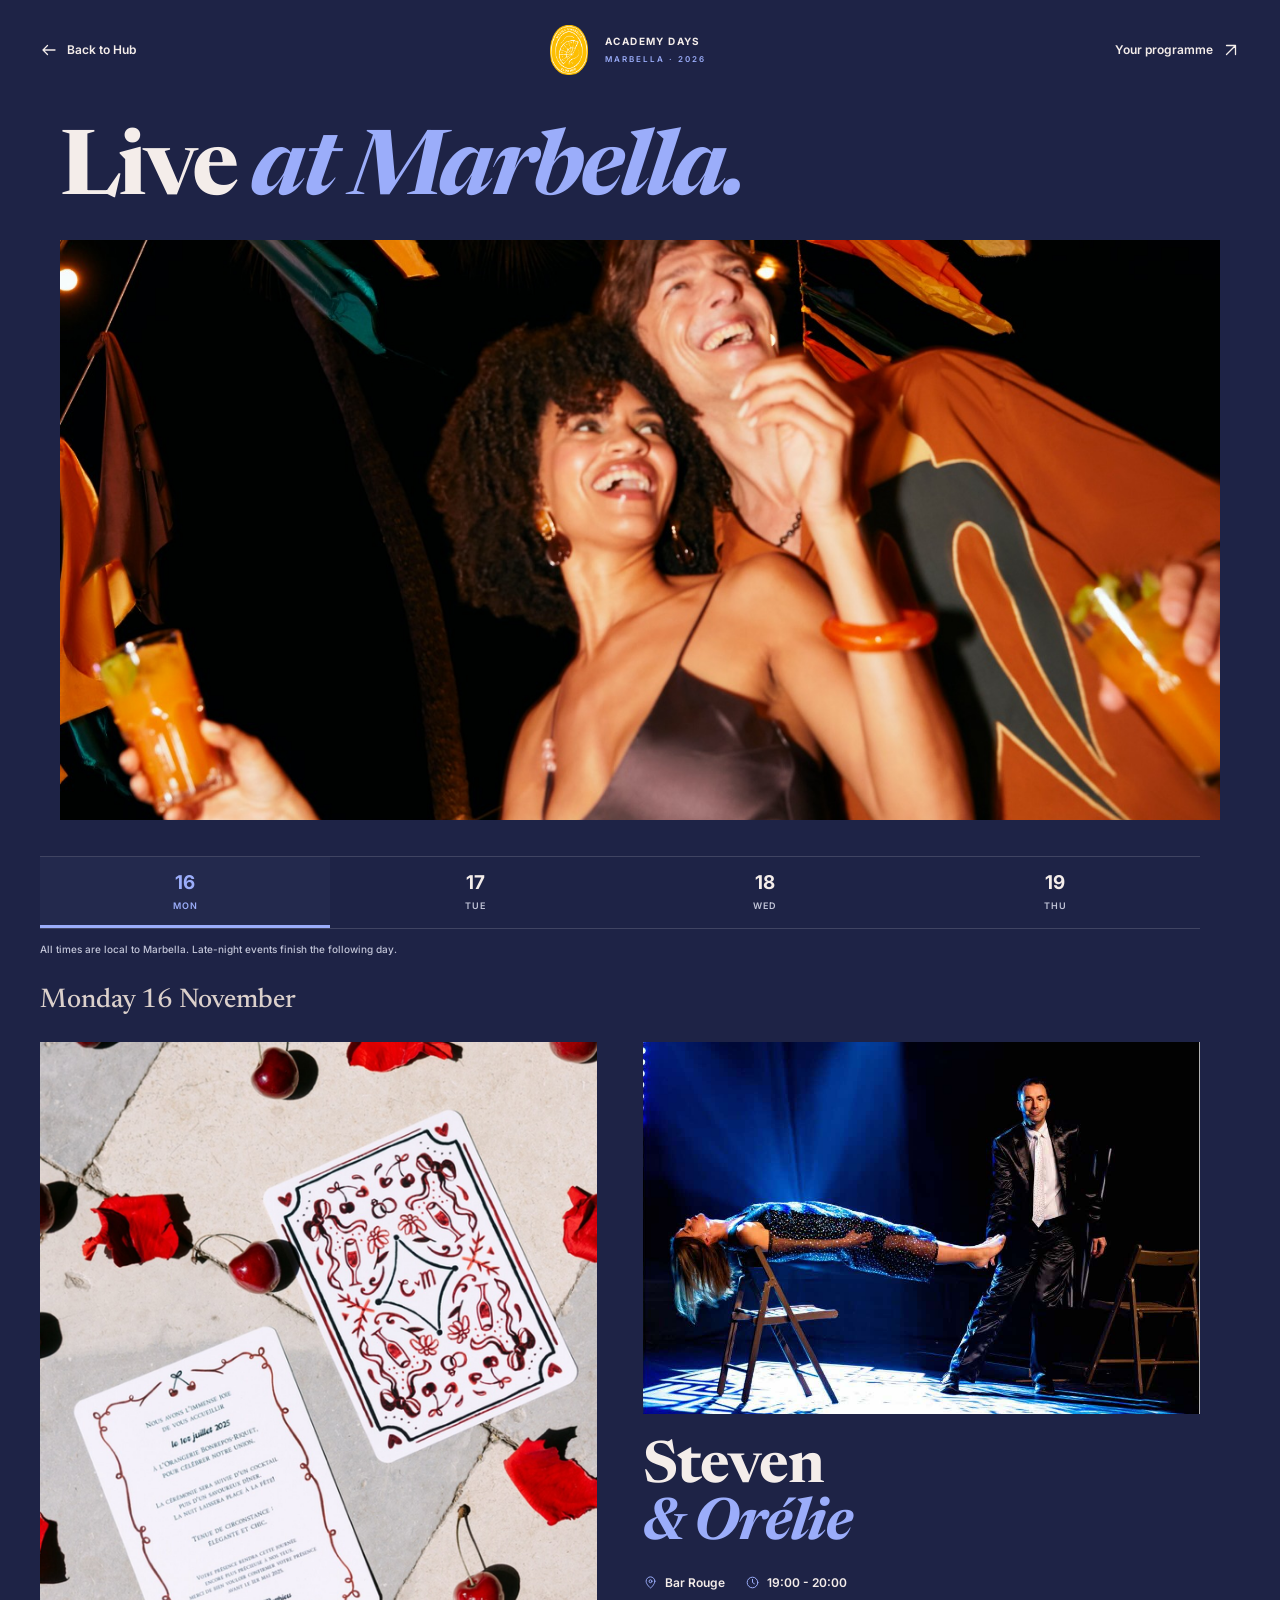
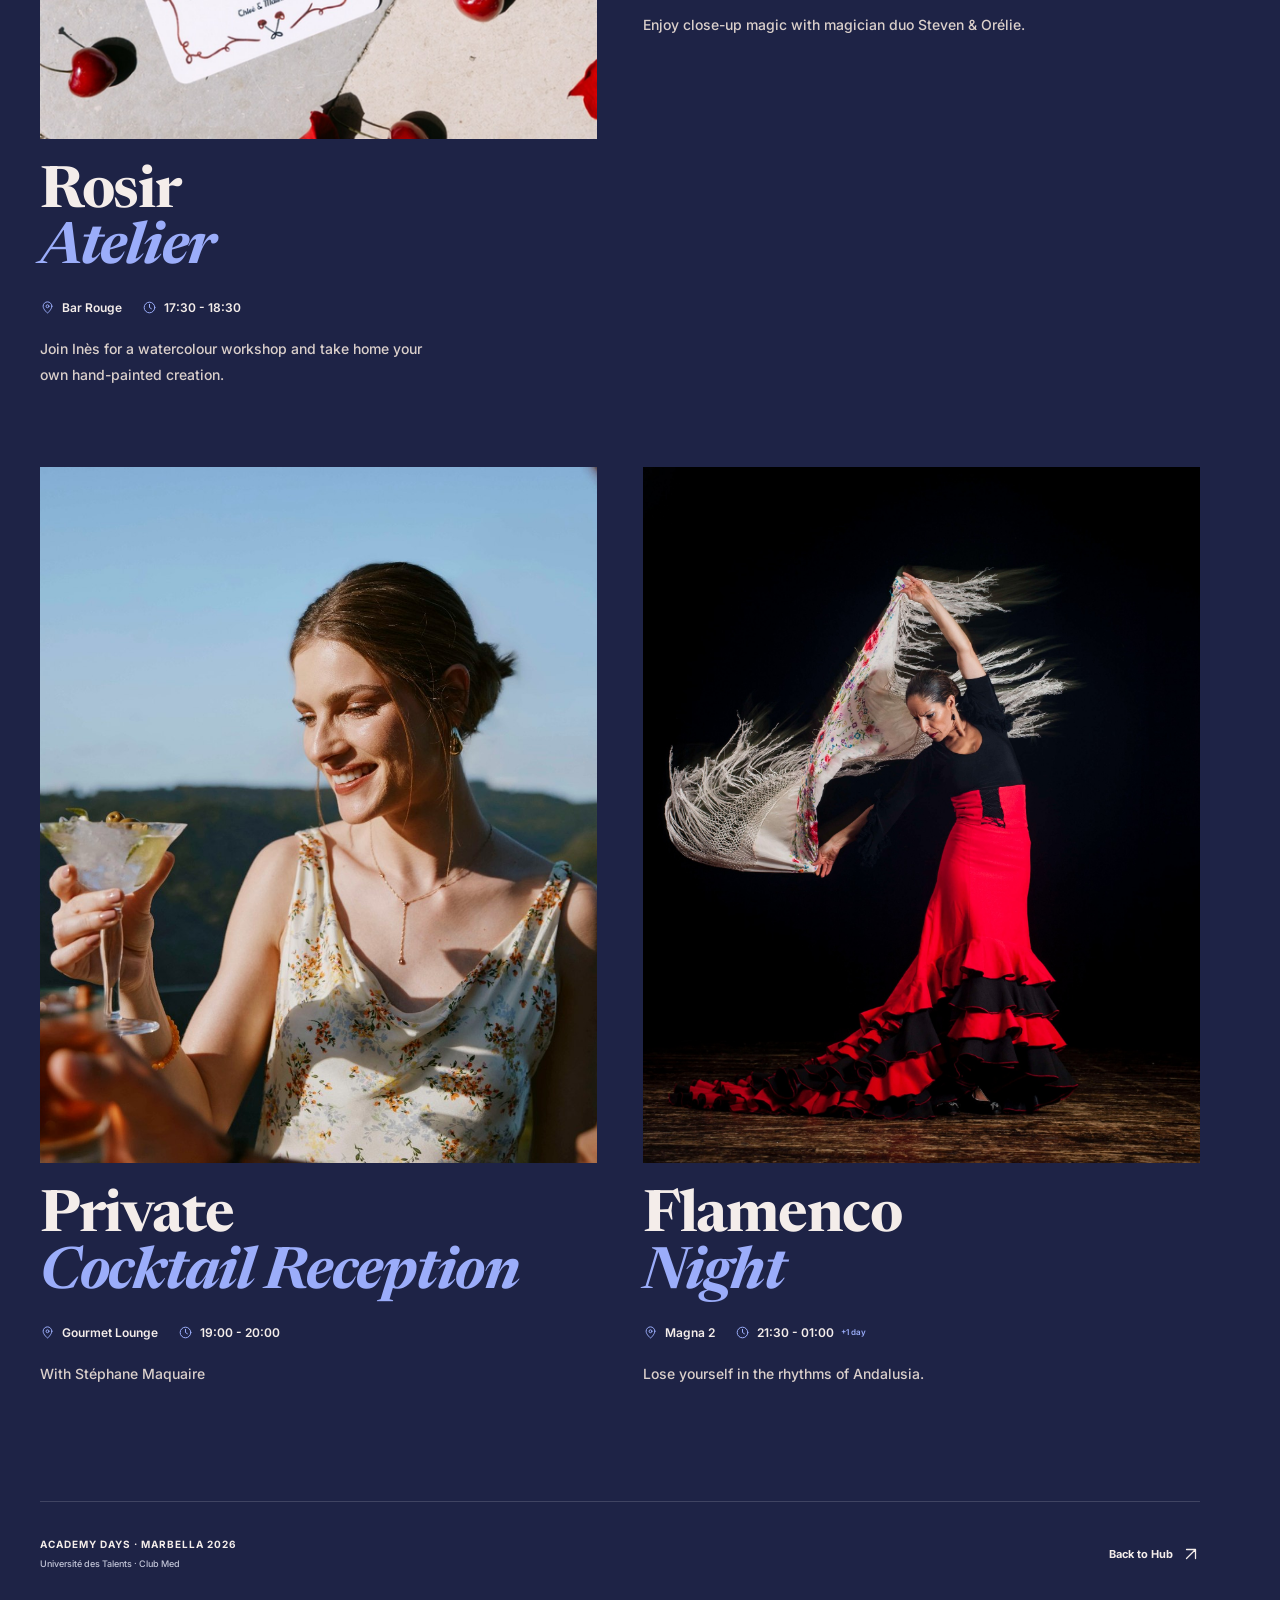
<file: index.html>
<!doctype html>
<html lang="en"><head><meta charset="utf-8"><meta name="viewport" content="width=device-width,initial-scale=1,viewport-fit=cover"><meta name="theme-color" content="#1e2346"><meta name="description" content="Academy Days evening events in Marbella, 16–19 November 2026."><title>Live at Marbella · Academy Days 2026</title><link rel="icon" href="assets/marbella-logo.png"><link rel="preconnect" href="https://fonts.googleapis.com"><link rel="preconnect" href="https://fonts.gstatic.com" crossorigin><link href="https://fonts.googleapis.com/css2?family=Inter:wght@500;600;700&family=Newsreader:ital,opsz,wght@0,6..72,500;0,6..72,700;1,6..72,500;1,6..72,700&display=swap" rel="stylesheet"><link rel="stylesheet" href="styles.css?v=8"><script defer src="events-data.js?v=6"></script><script defer src="app.js?v=11"></script></head>
<body><a class="skip" href="#moments">Skip to events</a><header class="site-header"><a class="back" href="https://boostlearning.my.canva.site/hub-academy-days-2026"><svg class="nav-icon" viewBox="0 0 24 24" fill="none" stroke="currentColor" stroke-width="1.7" stroke-linecap="round" stroke-linejoin="round" aria-hidden="true"><path d="M20 12H4m6-6-6 6 6 6"/></svg>Back to Hub</a><a class="brand" href="#"><img src="assets/marbella-logo.png" width="48" height="50" alt="Academy Days"><span>ACADEMY DAYS<small>MARBELLA · 2026</small></span></a><a class="programme-link" href="https://academy-days-marbella-programme-2026.netlify.app/">Your programme <svg class="nav-icon" viewBox="0 0 24 24" fill="none" stroke="currentColor" stroke-width="1.7" stroke-linecap="round" stroke-linejoin="round" aria-hidden="true"><path d="M6 18 18 6M6 6h12v12"/></svg></a></header>
<main><section class="hero hero-cover" aria-labelledby="page-title"><div class="hero-text"><h1 id="page-title">Live <em>at Marbella.</em></h1></div><div class="hero-photo"><img src="assets/cover-party.jpg" width="1365" height="2048" alt="Two friends celebrating under warm lights and colourful flags" fetchpriority="high"></div></section>
<section id="moments" class="moments" aria-labelledby="moments-title"><h2 id="moments-title" class="visually-hidden">Your events</h2><nav class="day-nav" aria-label="Choose a day" id="dayNav"></nav><p class="schedule-note">All times are local to Marbella. Late-night events finish the following day.</p><div id="liveStatus" class="live-status" hidden aria-live="polite"></div><div id="eventList"></div><noscript><p>Monday 16: Private Cocktail Reception 19:00–20:00, Flamenco Night 21:30–01:00 at Magna 2. Tuesday 17: Prom Show 22:00. Wednesday 18: Music Factory Live Show 22:00 and Silent Party with Vaaro after the show at Bar Rouge. Thursday 19: La Vie en Rose Show 22:00.</p><p>Daily, 16–19 November at Bar Rouge: Rosir Atelier 17:30–18:30 and close-up magic with Steven &amp; Orélie 19:00–20:00. Tuesday and Thursday: LoungeDuo 18:45–20:00 at Bar Rouge and Vaaro 22:30–00:00 at the Nightclub. Wednesday: Vaaro 18:45–20:00 at Bar Rouge.</p></noscript></section>
<footer><div>ACADEMY DAYS · MARBELLA 2026<small>Université des Talents · Club Med</small></div><a href="https://boostlearning.my.canva.site/hub-academy-days-2026">Back to Hub <svg class="nav-icon" viewBox="0 0 24 24" fill="none" stroke="currentColor" stroke-width="1.7" stroke-linecap="round" stroke-linejoin="round" aria-hidden="true"><path d="M6 18 18 6M6 6h12v12"/></svg></a></footer></main></body></html>
</file>
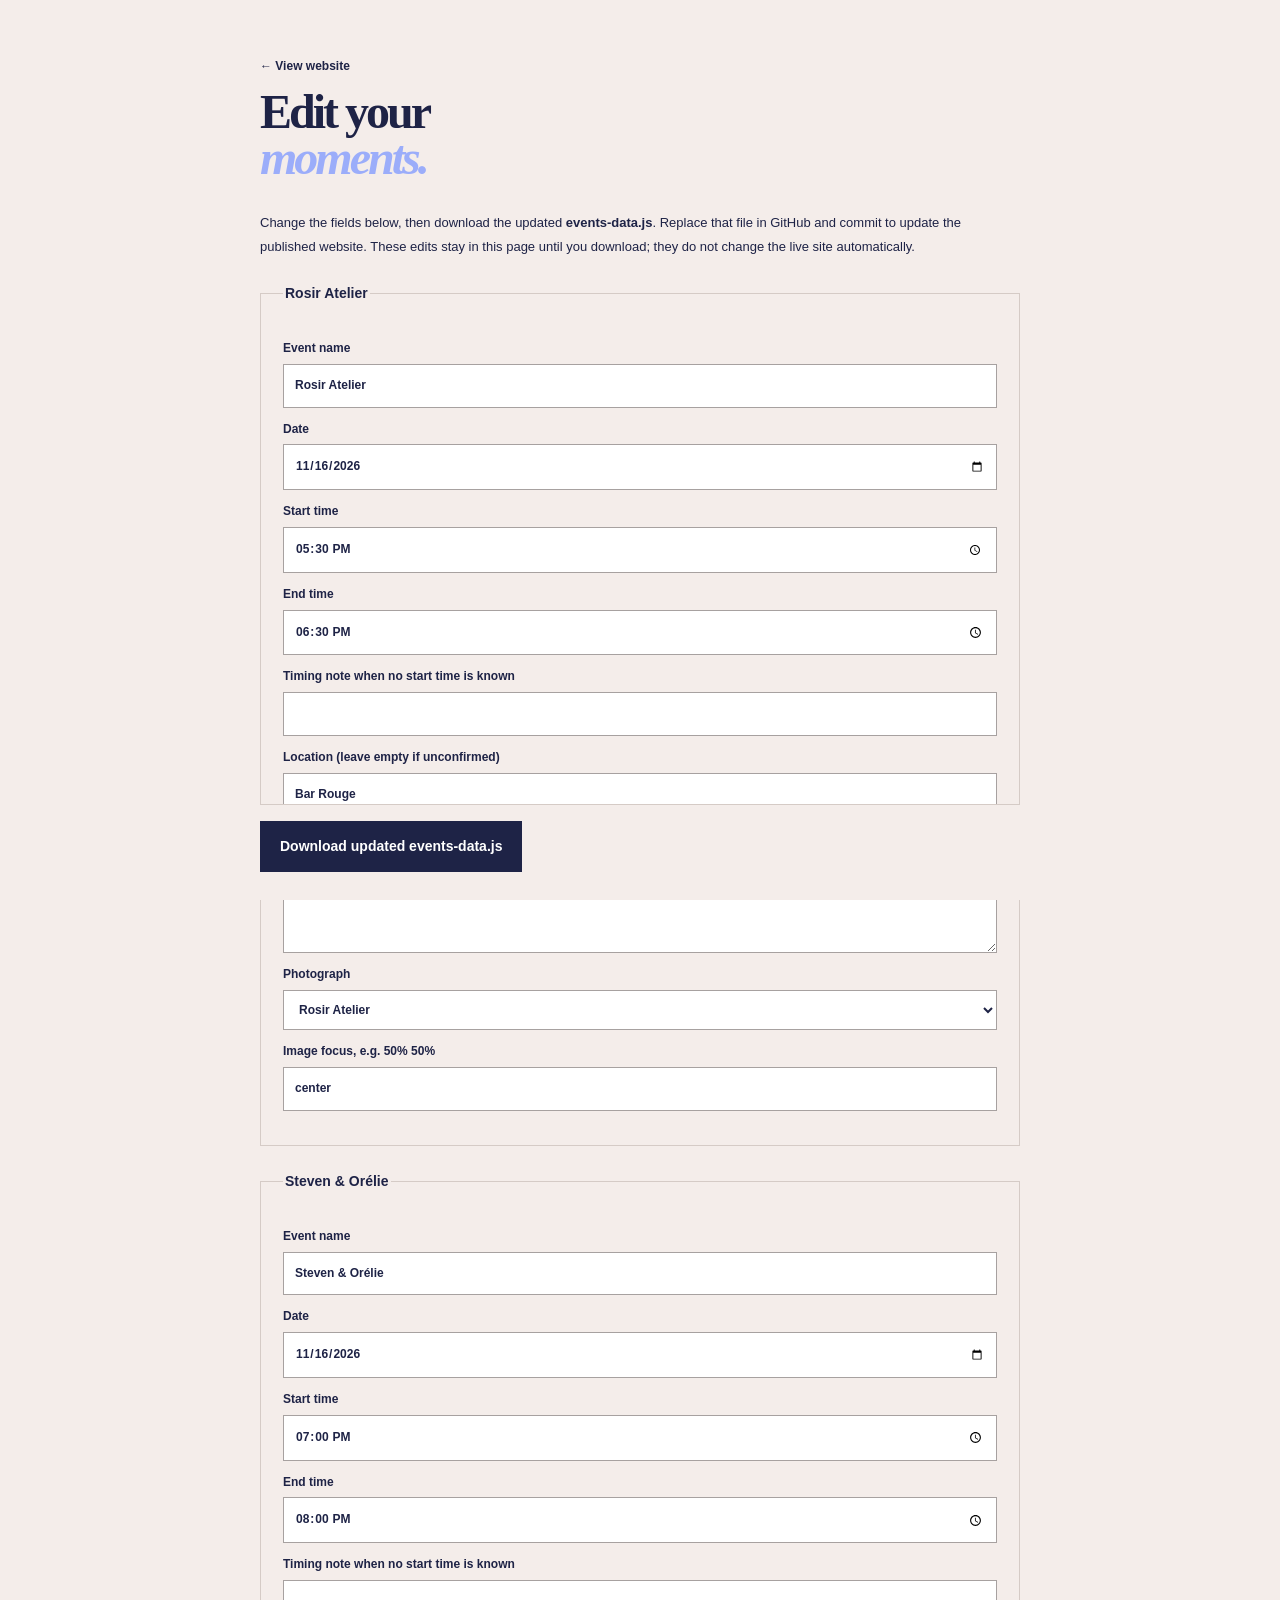
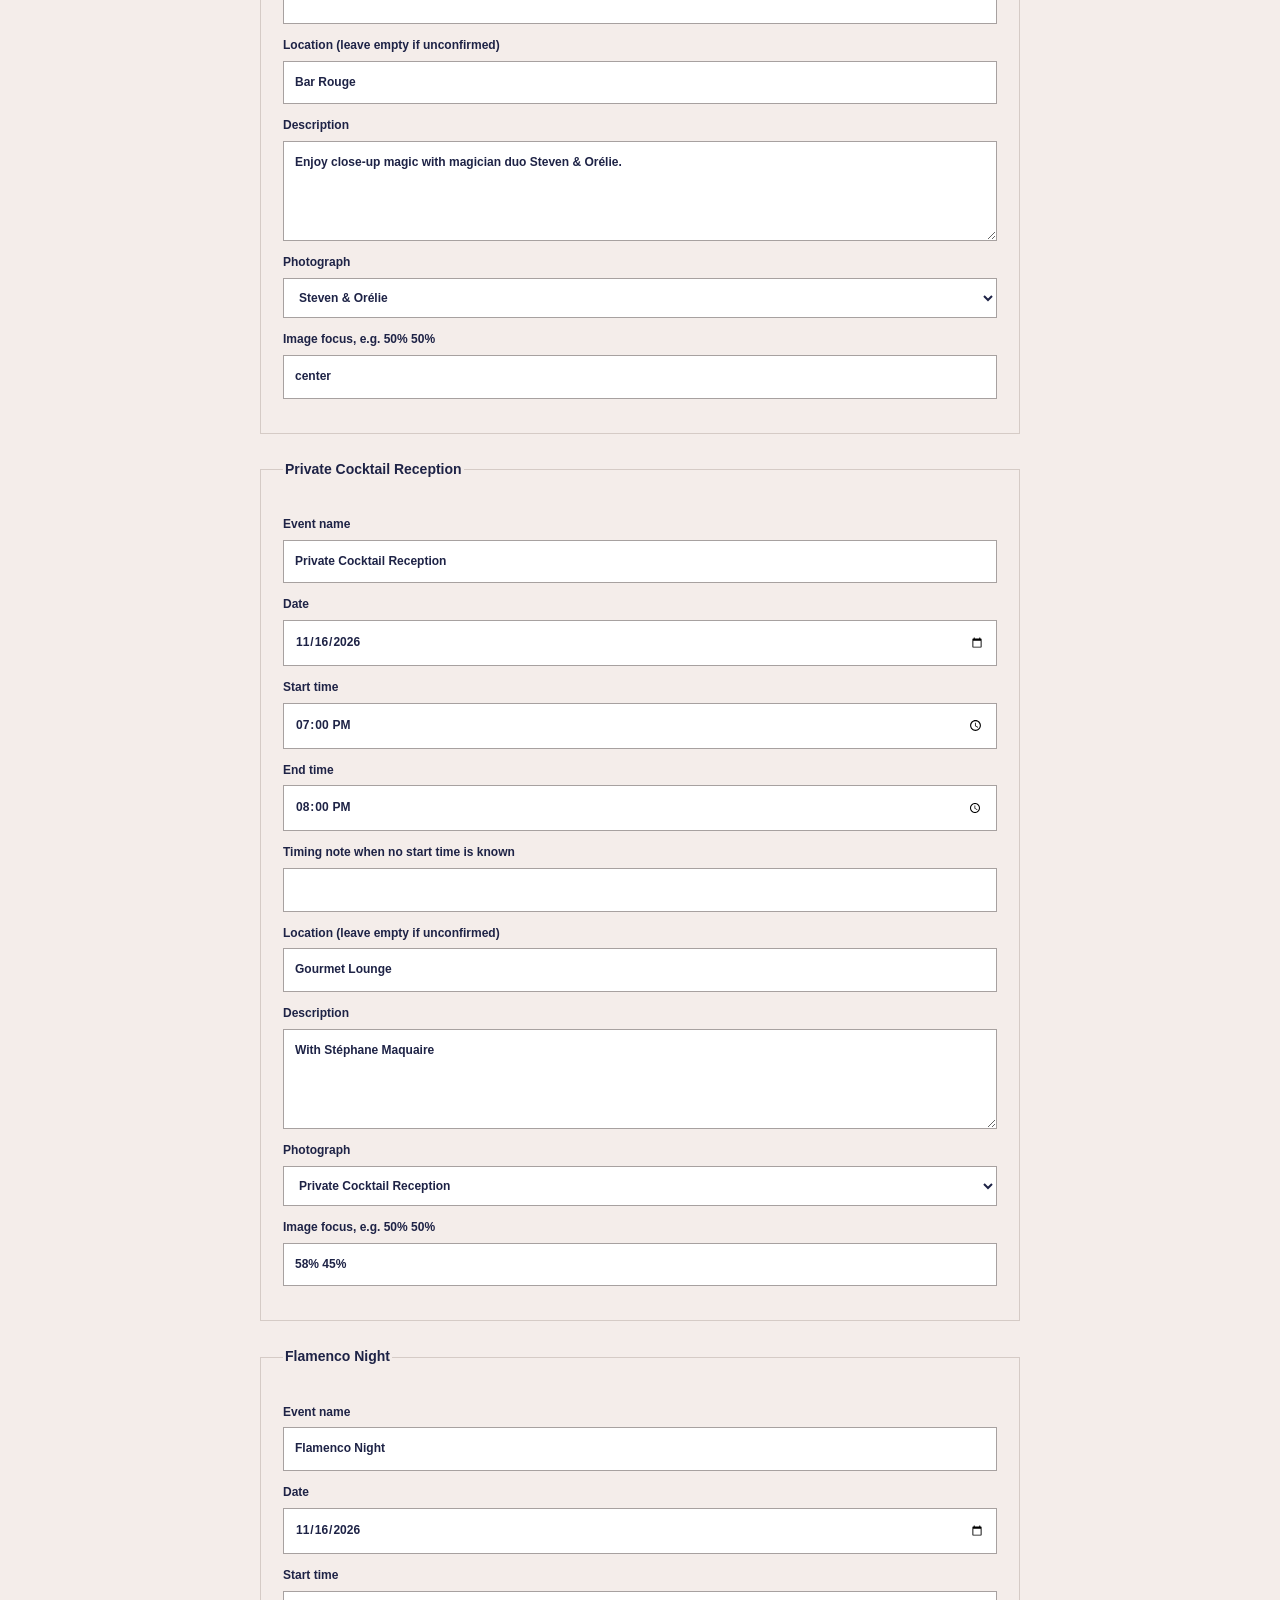
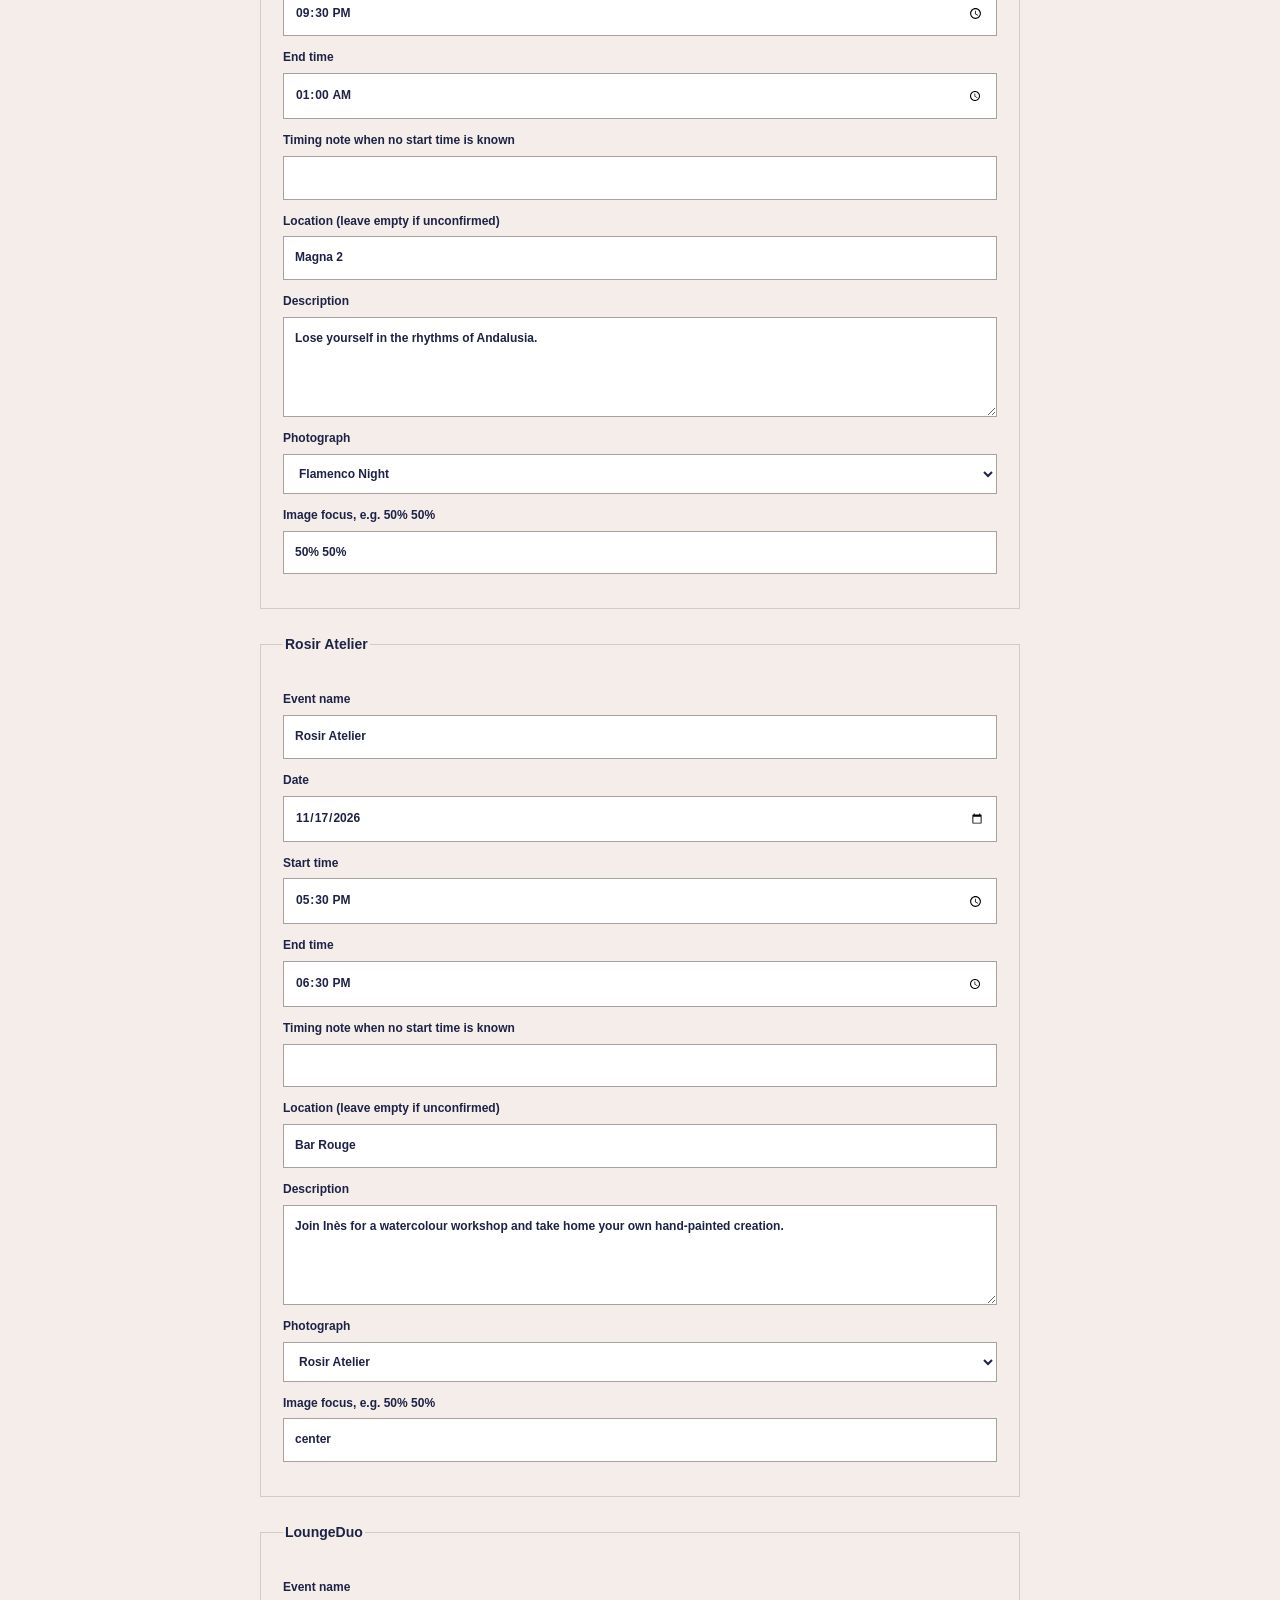
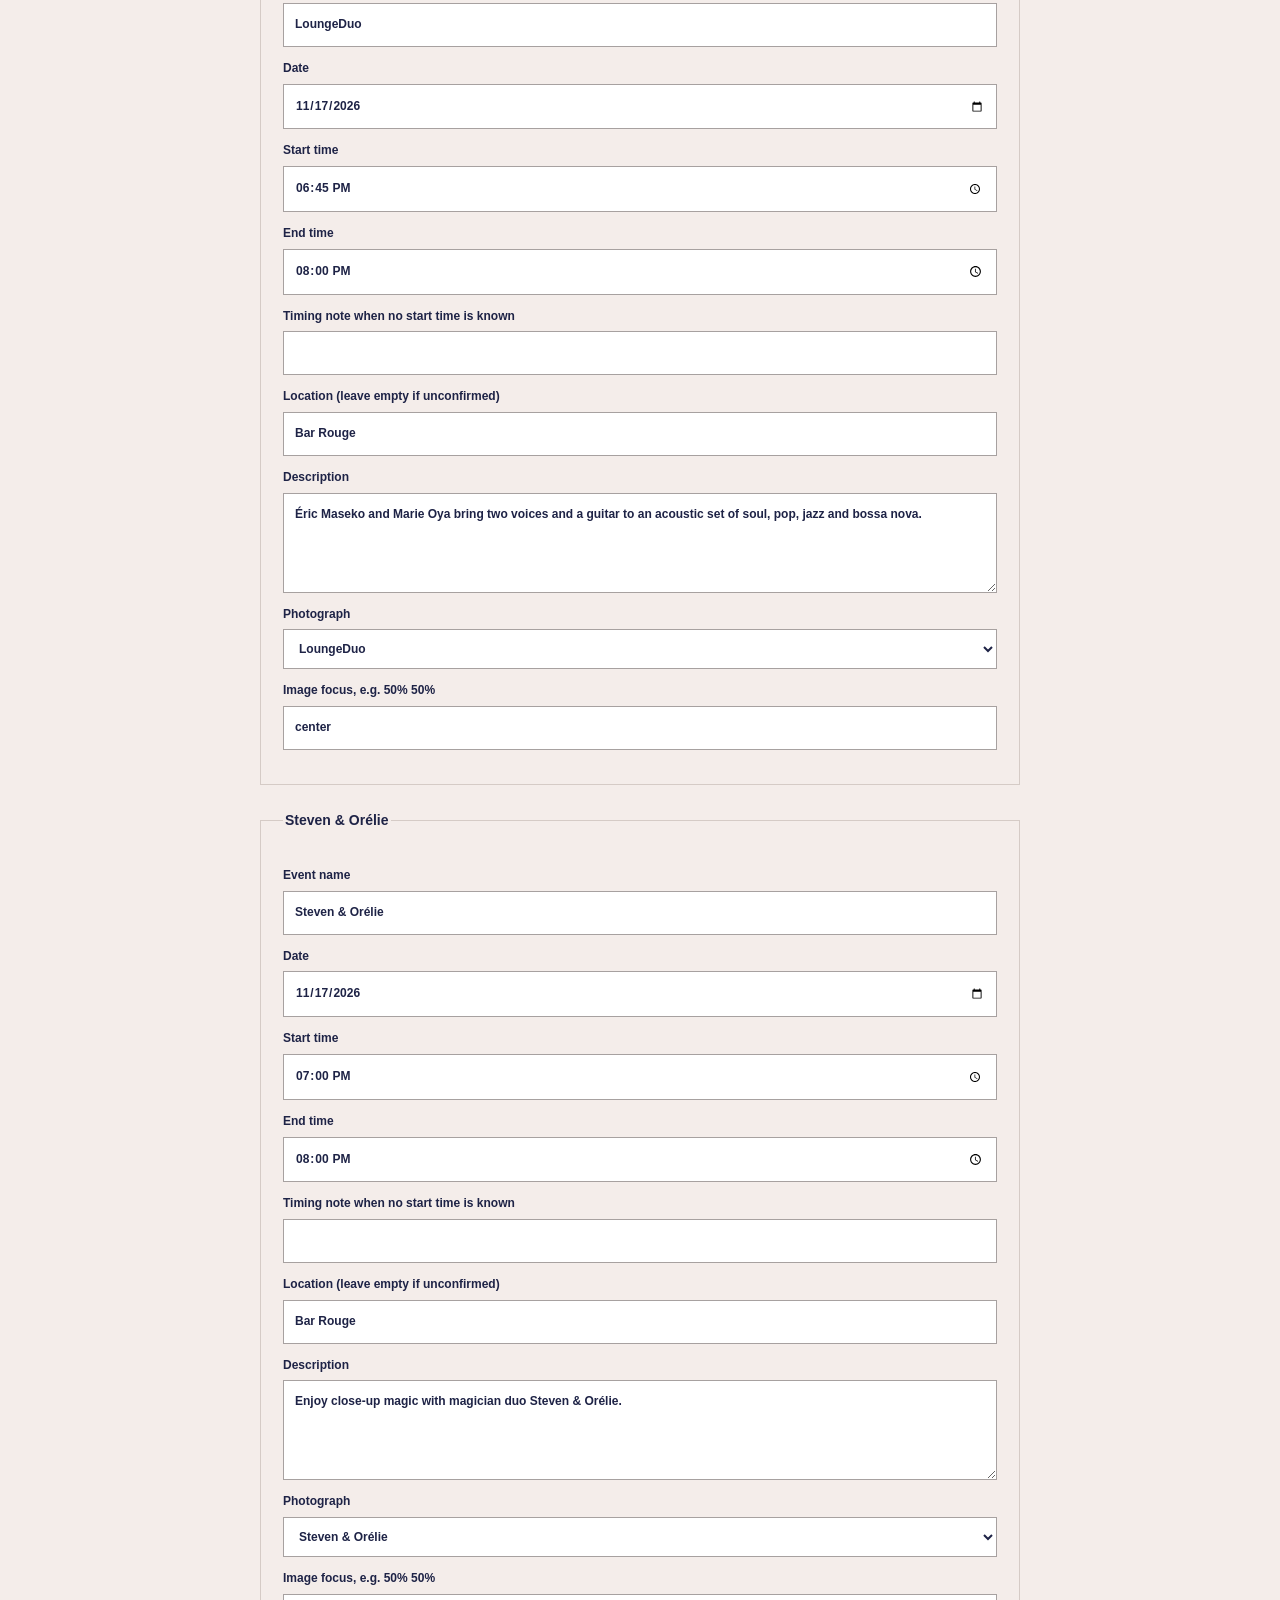
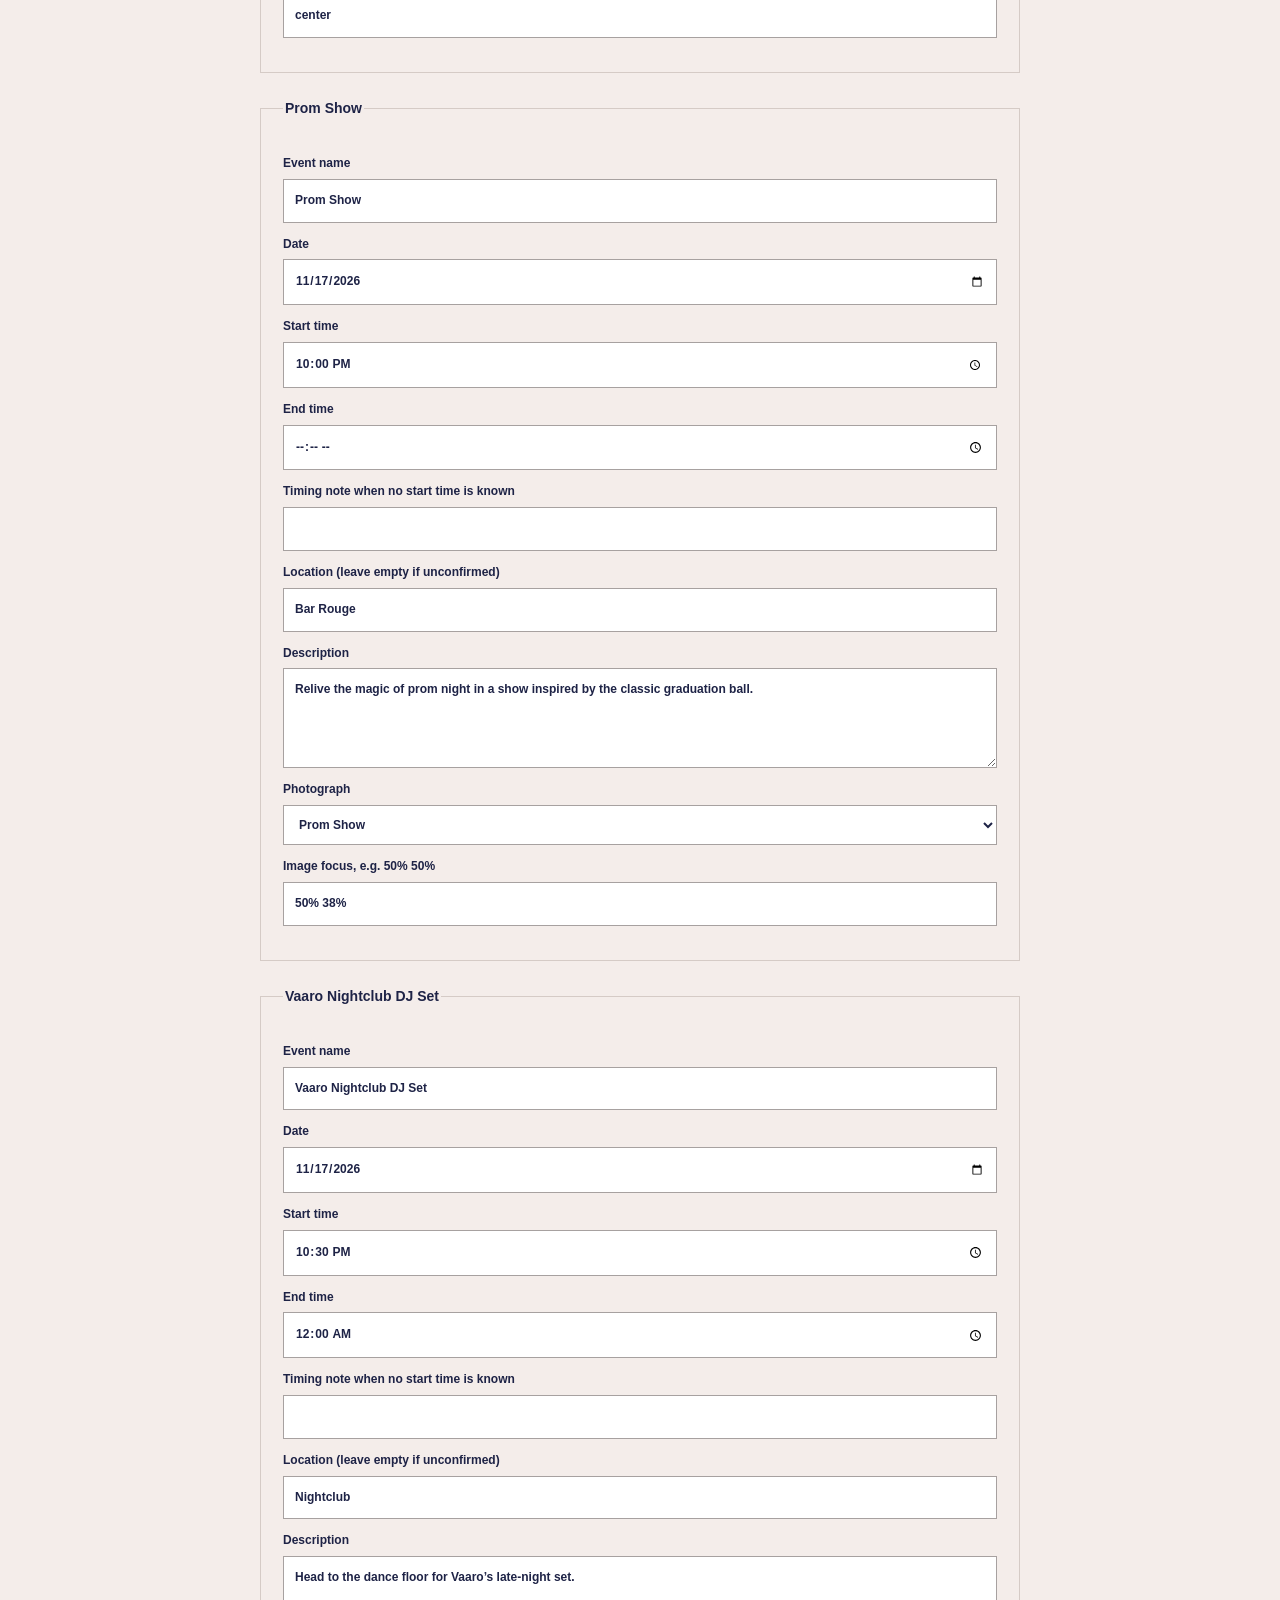
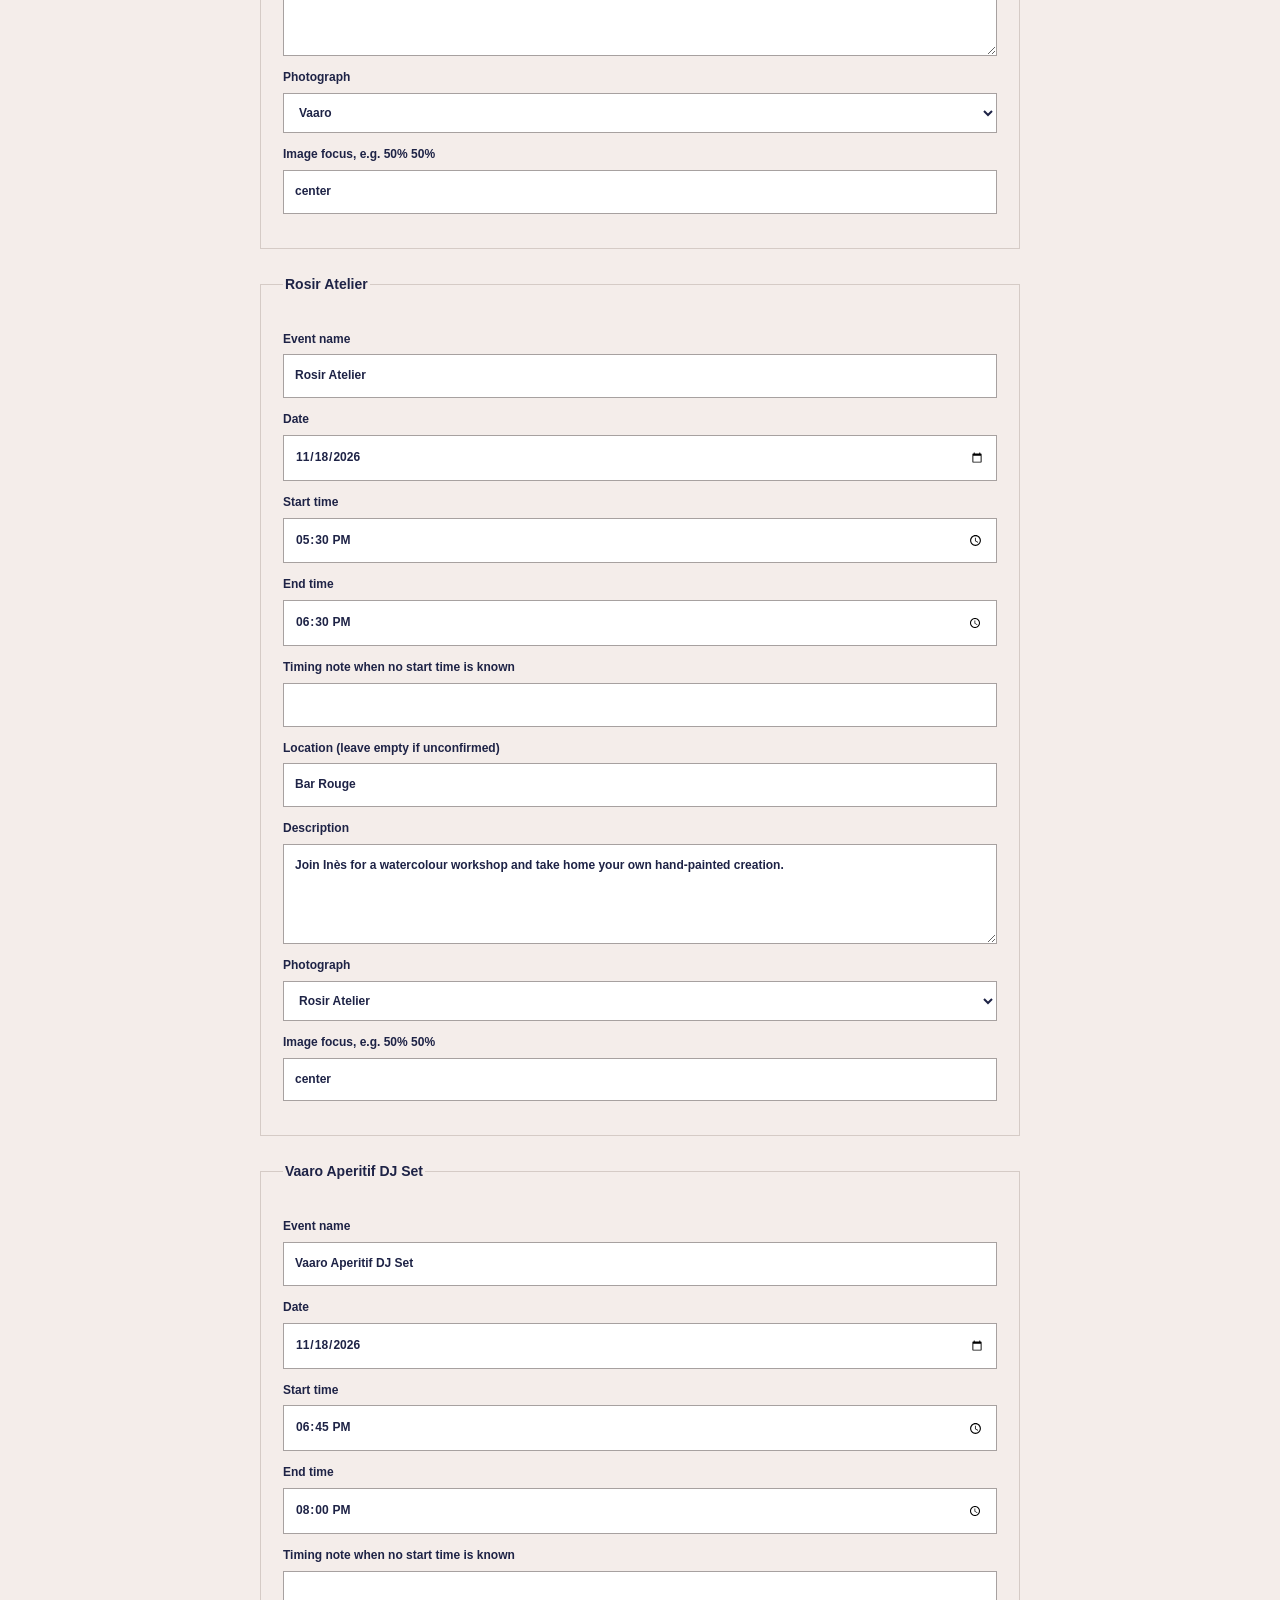
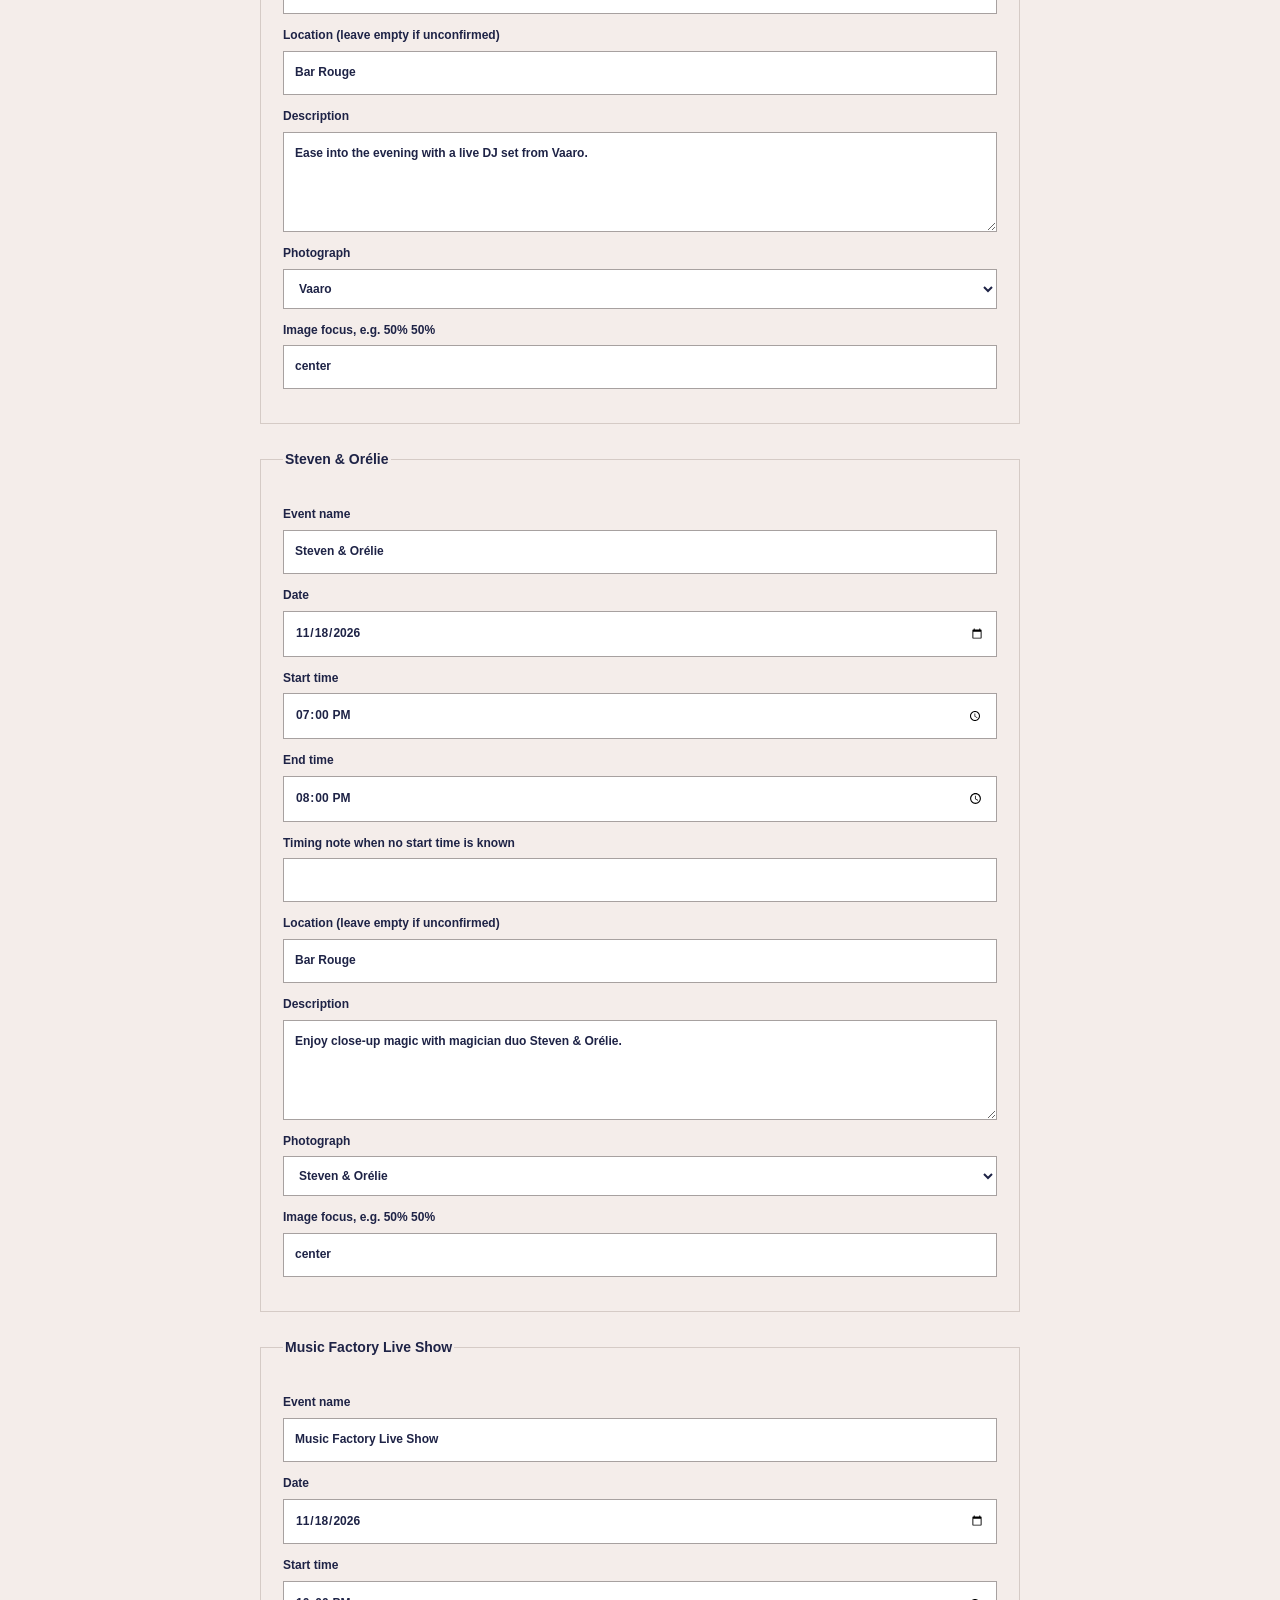
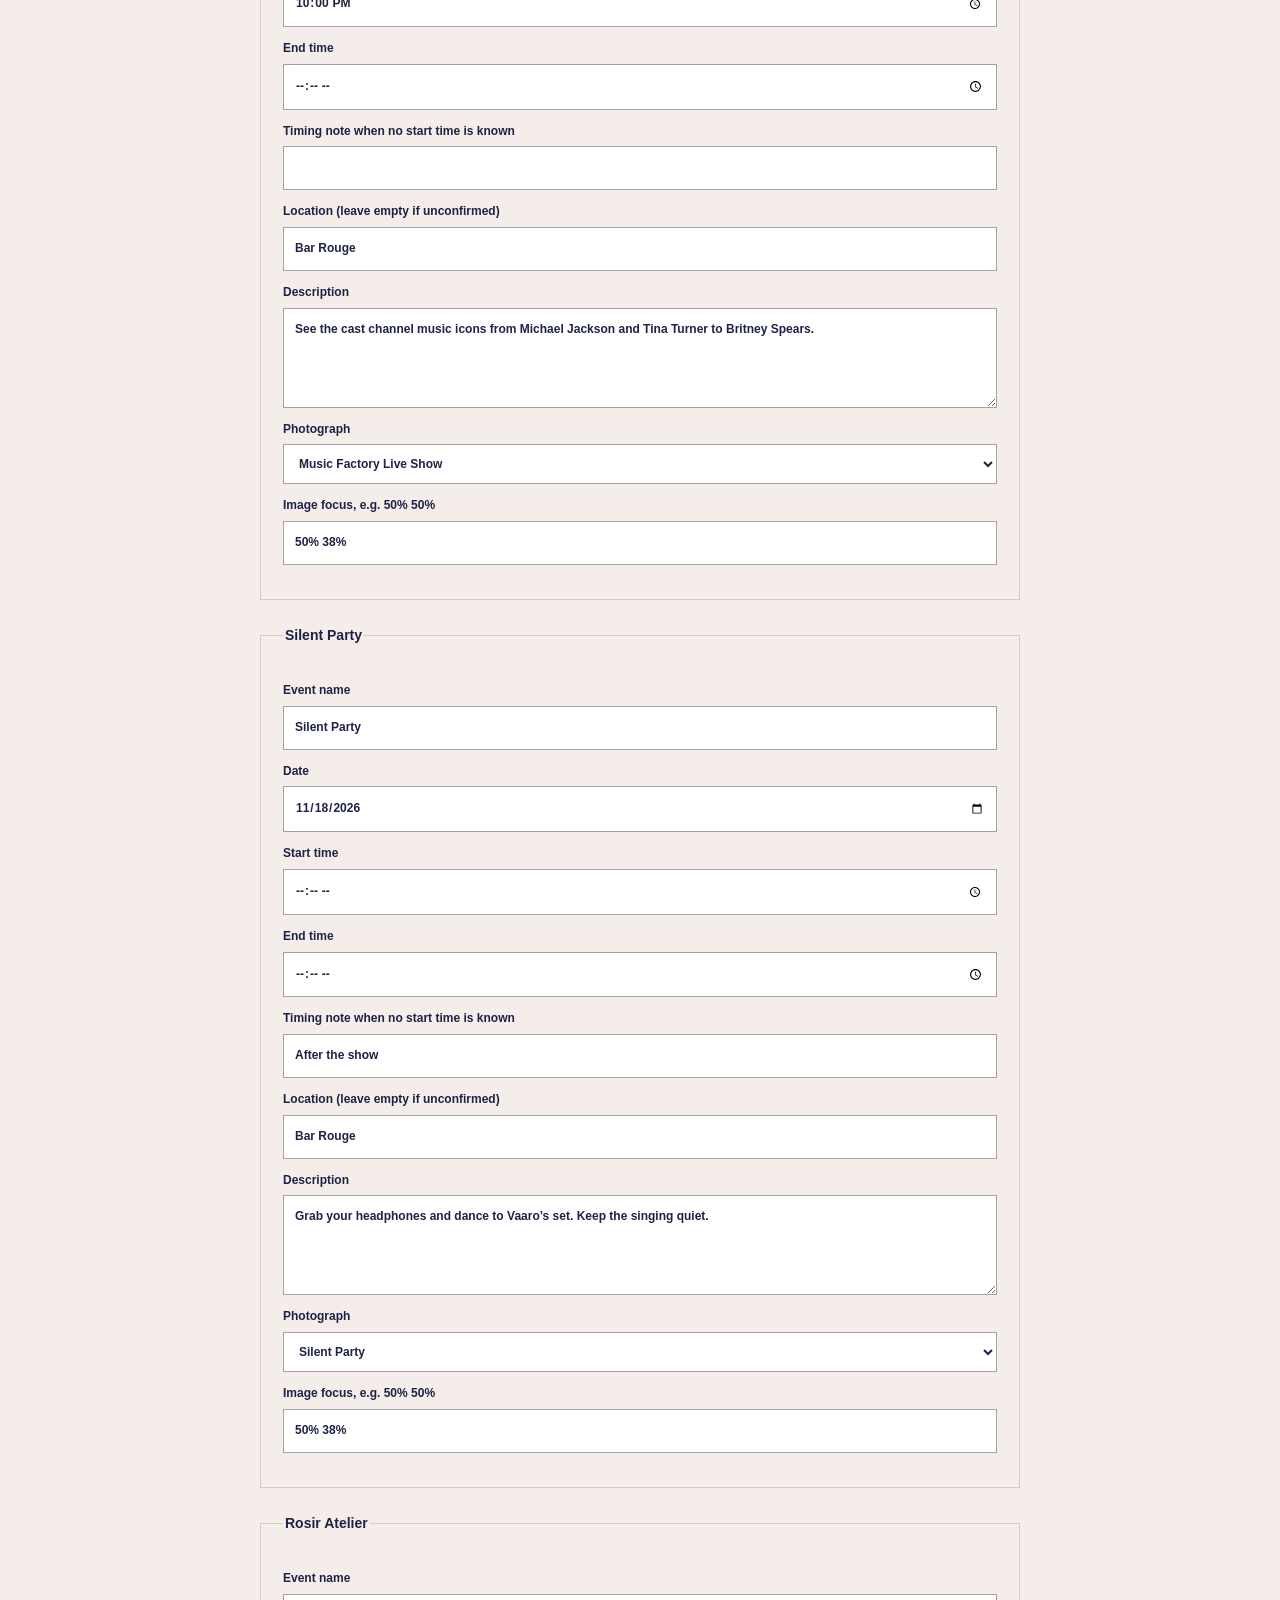
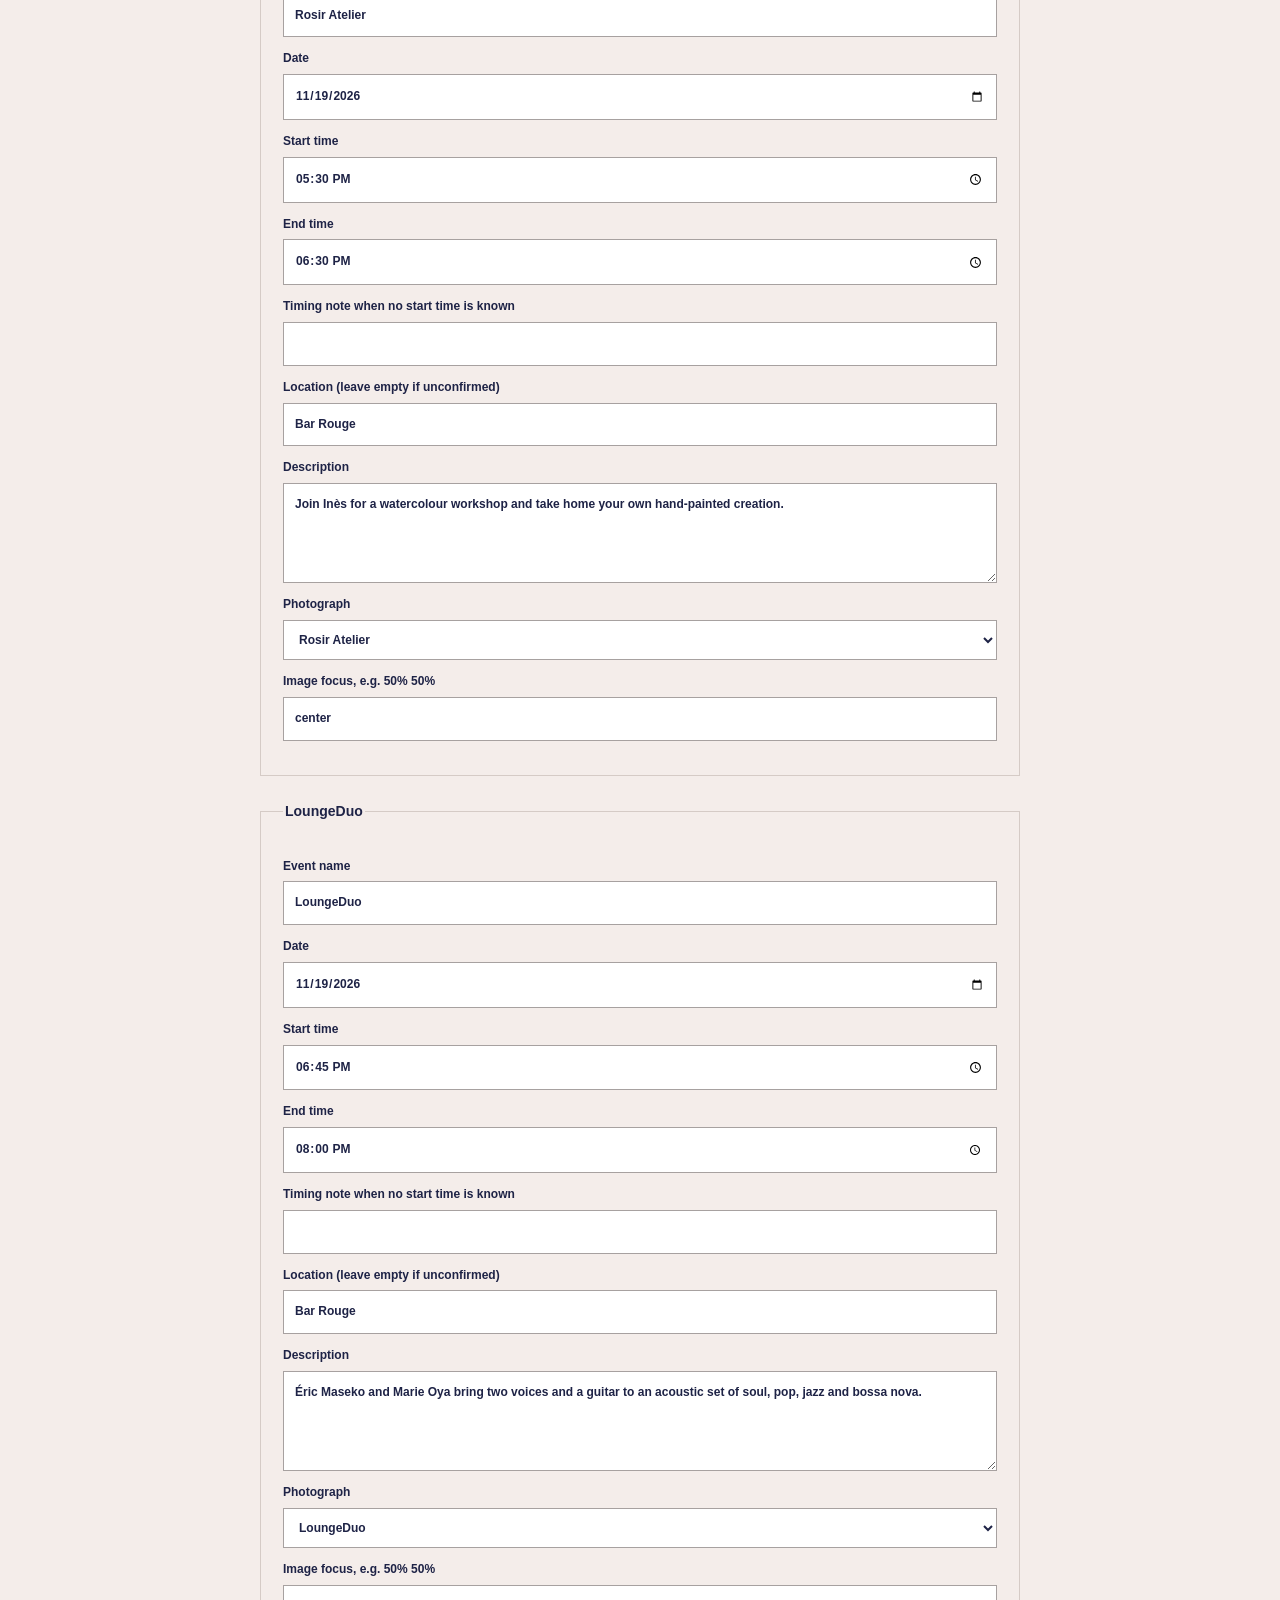
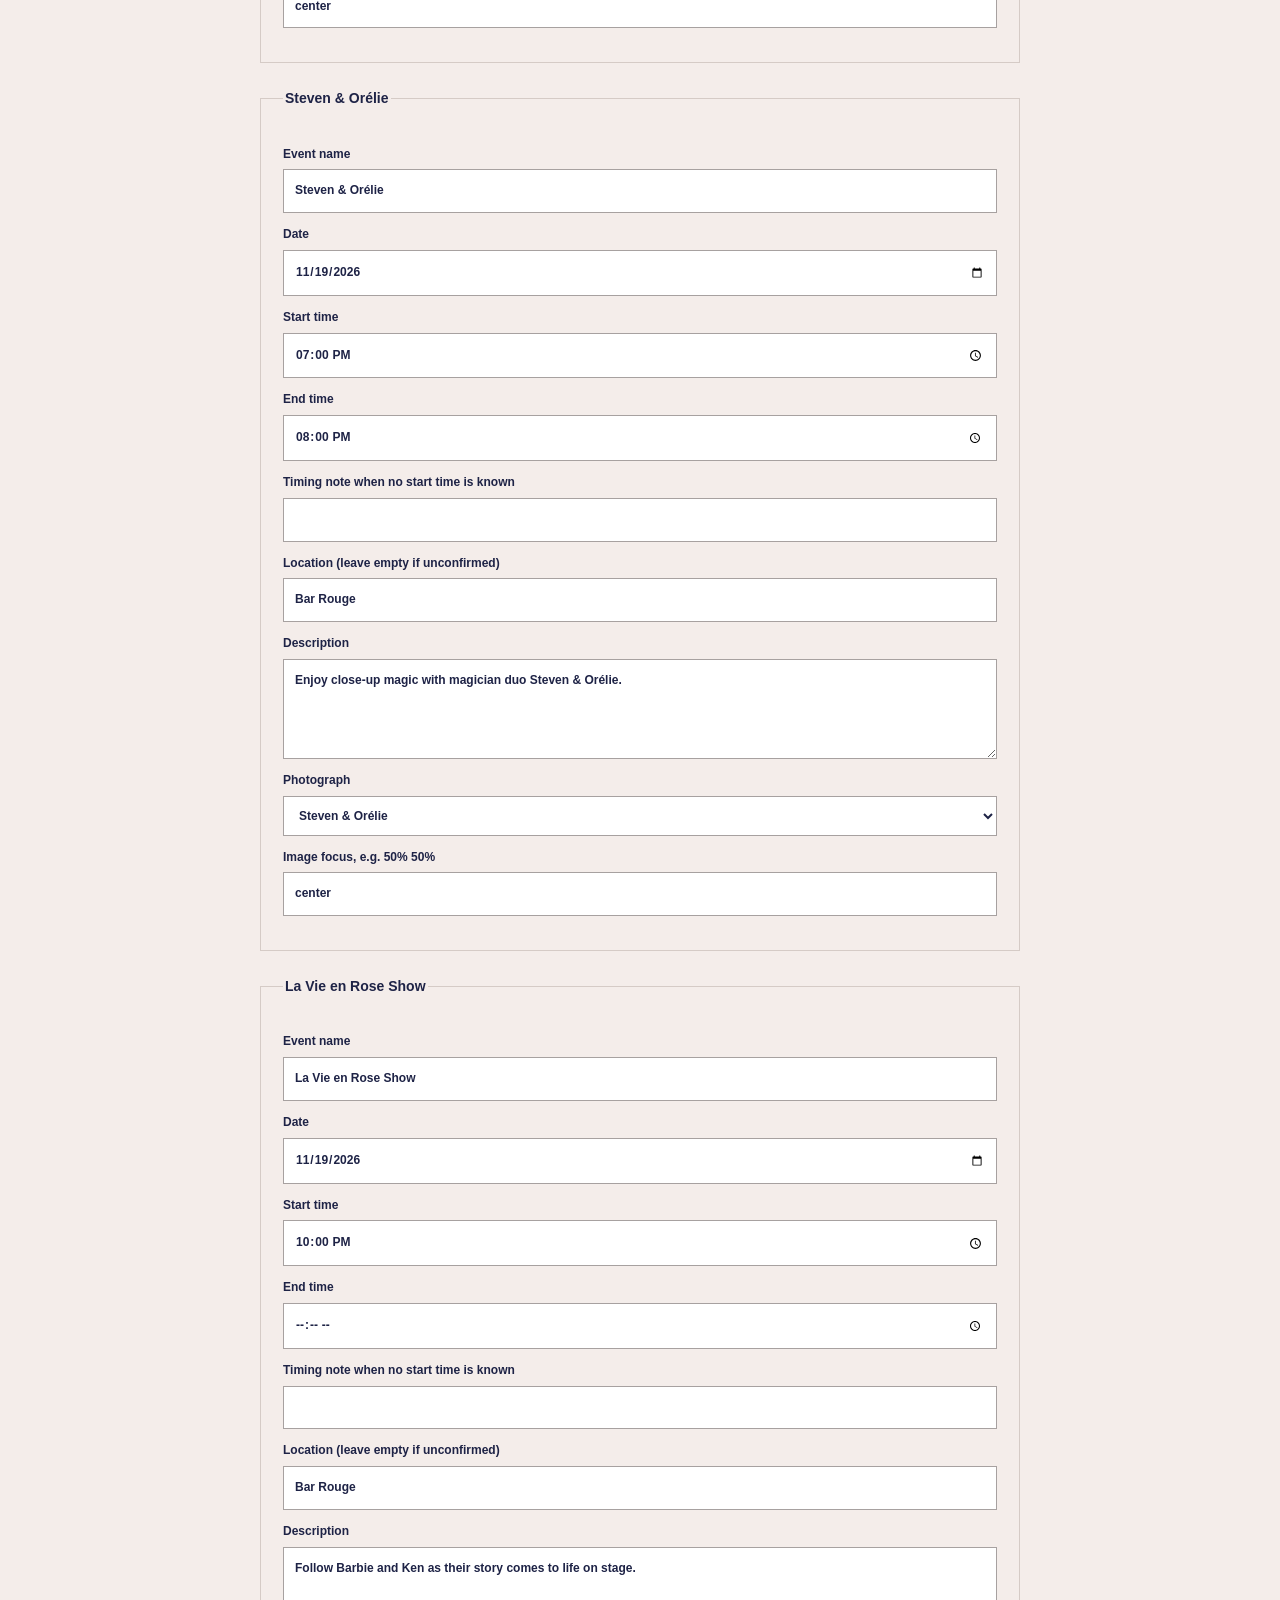
<file: editor.html>
<!doctype html><html lang="en"><head><meta charset="utf-8"><meta name="viewport" content="width=device-width,initial-scale=1"><title>Edit Live at Marbella</title><link rel="stylesheet" href="styles.css?v=8"><style>body{background:var(--paper);color:var(--navy);--line:#d5cbc6}main{max-width:800px;margin:25px auto;padding:20px}h1{font-size:48px}h2{font-size:28px}fieldset{border:1px solid var(--line);padding:22px;margin:24px 0}legend{font-weight:700}label{display:block;font-size:12px;font-weight:700;margin:12px 0}input,textarea,select{width:100%;display:block;margin-top:5px;padding:11px;border:1px solid #a7a1a0;background:#fff;color:var(--navy);border-radius:0}textarea{min-height:100px}.row{display:grid;grid-template-columns:repeat(3,1fr);gap:12px}.save{position:sticky;bottom:0;background:var(--paper);padding:16px 0;border-top:1px solid var(--line)}.save button{background:var(--navy);color:white;border:0;padding:14px 20px;font-weight:700}.help{font-size:13px;line-height:1.8}#status{font-size:12px;color:#28553c}@media(max-width:500px){main{padding:16px;margin:0}.row{grid-template-columns:1fr}fieldset{padding:16px}}</style><script defer src="events-data.js?v=6"></script><script defer src="editor.js?v=4"></script></head><body><main><a class="back" href="index.html">← View website</a><h1>Edit your <em>moments.</em></h1><p class="help">Change the fields below, then download the updated <strong>events-data.js</strong>. Replace that file in GitHub and commit to update the published website. These edits stay in this page until you download; they do not change the live site automatically.</p><form id="editor"><div id="fields"></div><div class="save"><button type="submit">Download updated events-data.js</button><p id="status" role="status"></p></div></form></main></body></html>
</file>
<file: styles.css>
:root{--navy:#1e2346;--accent:#9badfa;--stone:#dbd0cb;--paper:#f4edea;--line:#ffffff26;--muted:#c2c5d8;--serif:Newsreader,Georgia,serif;--sans:Inter,Arial,sans-serif}*{box-sizing:border-box}html{scroll-behavior:smooth;scroll-padding-top:95px}body{margin:0;background:var(--navy);color:var(--paper);font:500 14px/1.65 var(--sans);-webkit-font-smoothing:antialiased}a{color:inherit;text-decoration:none}button,input,textarea,select{font:inherit}a:focus-visible,button:focus-visible,input:focus-visible,textarea:focus-visible,select:focus-visible{outline:3px solid var(--accent);outline-offset:5px}button{cursor:pointer;color:inherit}.skip{position:fixed;top:-90px;z-index:30;padding:12px;background:var(--paper);color:var(--navy)}.skip:focus{top:10px}.site-header{max-width:1320px;min-height:100px;margin:auto;padding:20px 40px;display:flex;align-items:center;justify-content:space-between;gap:24px}.back,.programme-link{font-size:12px;font-weight:600;min-height:44px;display:flex;align-items:center}.brand{display:flex;align-items:center;gap:12px}.brand img{object-fit:contain}.brand span{font-size:10px;font-weight:700;letter-spacing:1.4px;line-height:1.4}.brand small{display:block;font-size:8px;font-weight:600;letter-spacing:2px;margin-top:6px;color:var(--accent)}.hero{max-width:1240px;margin:30px auto 75px;display:grid;grid-template-columns:.95fr 1.15fr;gap:48px;align-items:center}.hero-text{padding:24px 0}.eyebrow{font-size:10px;font-weight:700;letter-spacing:1.5px;line-height:1.6}h1{font:700 clamp(68px,7.8vw,112px)/.96 var(--serif);letter-spacing:-3px;margin:0 0 30px}h1 em{display:block;color:var(--accent);font-weight:700}.hero-copy{font-size:15px;line-height:1.8;font-weight:500;color:var(--stone);max-width:310px;margin:0 0 25px}.text-link{display:inline-flex;align-items:center;gap:30px;padding:10px 0;border-bottom:1px solid currentColor;font-size:12px;font-weight:700}.hero-photo{position:relative;overflow:hidden;aspect-ratio:1.23}.hero-photo img{height:100%;width:100%;object-fit:cover;object-position:59% 50%;display:block}.photo-caption{position:absolute;left:20px;bottom:18px;padding:8px 0;color:white;text-shadow:0 1px 9px #111;letter-spacing:1.2px;font-size:8px;font-weight:700}.moments{max-width:1160px;margin:auto;padding-bottom:64px}.section-head{display:flex;align-items:end;justify-content:space-between;gap:20px;margin:0 0 28px}h2{font:700 44px/1.1 var(--serif);letter-spacing:-1px;margin:0}h2 em{font-weight:500;color:var(--accent)}.section-head p{font-size:12px;margin:0 0 4px;color:var(--stone)}.day-nav{display:grid;grid-template-columns:repeat(4,minmax(0,1fr));position:sticky;top:0;z-index:10;background:var(--navy);border-top:1px solid var(--line);border-bottom:1px solid var(--line)}.day-nav button{background:none;border:0;border-bottom:3px solid transparent;padding:14px 8px;min-height:70px;font-size:19px;font-weight:700;line-height:1.25}.day-nav small{display:block;font-size:9px;letter-spacing:1px;font-weight:600;margin-top:5px;color:var(--muted)}.day-nav button[aria-pressed=true]{color:var(--accent);border-bottom-color:var(--accent);background:#9badfa0a}.day-nav button[aria-pressed=true] small{color:var(--accent)}.schedule-note{font-size:10px;line-height:1.7;color:var(--muted);margin:17px 0 38px}.day-section{margin-bottom:36px}.day-title{display:flex;align-items:baseline;justify-content:space-between;gap:20px;margin-bottom:25px}.day-title h3{font:500 27px/1.2 var(--serif);margin:0;color:var(--stone)}.day-title span{font-size:9px;font-weight:700;letter-spacing:1.1px;color:var(--accent)}.event-grid{display:grid;grid-template-columns:repeat(2,minmax(0,1fr));gap:65px 46px;align-items:start}.moment-card{min-width:0;background:none;color:var(--paper)}.moment-meta{display:flex;align-items:baseline;justify-content:space-between;gap:12px;padding:0 0 12px;border-bottom:1px solid var(--line);margin-bottom:14px}.moment-time{font-size:13px;line-height:1.5;font-weight:700;margin:0;white-space:nowrap}.moment-time small{font-size:8px;color:var(--accent);margin-left:5px}.moment-category{font-size:8px;line-height:1.5;letter-spacing:1.1px;text-align:right;text-transform:uppercase;font-weight:700;color:var(--accent);margin:0}.moment-photo{aspect-ratio:4/5;position:relative;overflow:hidden;background:#161b36}.moment-image{display:block;width:100%;height:100%;object-fit:cover}.moment-copy{padding:26px 0 0}.moment-title{font:700 58px/.98 var(--serif);letter-spacing:-1.3px;margin:0 0 20px;overflow-wrap:break-word}.moment-title span,.moment-title em{display:block}.moment-title em{font-weight:700;color:var(--accent)}.moment-location{font-size:12px;line-height:1.6;font-weight:700;color:var(--paper);margin:0 0 17px}.moment-description{font-size:14px;line-height:1.8;color:var(--stone);margin:0;max-width:390px}.moment-dress{display:flex;justify-content:space-between;align-items:baseline;gap:15px;font-size:12px;font-weight:600;padding-top:17px;margin:23px 0 0;border-top:1px solid var(--line);color:var(--paper)}.moment-dress span:first-child{font-size:8px;letter-spacing:1.3px;color:var(--accent);font-weight:700}.single .event-grid{grid-template-columns:1fr}.single .moment-card{display:grid;grid-template-columns:1.1fr 1fr;gap:60px;align-items:center}.single .moment-title{font-size:80px}.single .moment-description{max-width:340px}.single .moment-copy{padding:25px 0 0}.live-status{padding:14px 18px;border-left:3px solid var(--accent);background:#9badfa18;margin:0 0 26px;font-size:12px;font-weight:600}.programme-cta{max-width:1160px;border-top:1px solid var(--line);margin:auto;padding:55px 24px 60px;text-align:center}.programme-cta h2{font-size:50px;margin:23px 0}.programme-cta .eyebrow{font-size:9px;color:var(--stone)}footer{max-width:1160px;margin:auto;padding:30px 0 34px;border-top:1px solid var(--line);display:flex;justify-content:space-between;align-items:center;font-size:10px;font-weight:700;letter-spacing:1px;gap:20px}footer small{display:block;font-size:9px;color:var(--muted);font-weight:500;letter-spacing:0;margin-top:5px}footer a{font-size:11px;letter-spacing:0;min-height:44px;display:flex;align-items:center}
@media(max-width:1320px){.hero{margin-left:40px;margin-right:40px}.moments,footer,.programme-cta{margin-left:40px;margin-right:40px}}
@media(max-width:760px){.site-header{padding:12px 22px;min-height:76px}.programme-link{display:none}.brand img{width:38px;height:42px}.brand{gap:8px}.brand span{font-size:9px;letter-spacing:.8px}.brand small{font-size:7px;letter-spacing:1px}.back{font-size:11px}.hero{margin:14px 22px 46px;grid-template-columns:1fr;gap:24px}.hero-text{padding:12px 0 0}h1{font-size:70px;letter-spacing:-2.2px;margin:0 0 20px}h1 em{display:block}.hero-copy{font-size:14px;line-height:1.7;max-width:290px;margin-bottom:13px}.hero-copy br{display:none}.text-link{font-size:12px;padding:9px 0;gap:26px}.hero-photo{aspect-ratio:5/4;margin-right:-22px}.hero-photo img{object-position:58% 43%}.photo-caption{left:14px;bottom:10px;font-size:7px;padding:6px 0}.moments{margin:0 22px;padding-bottom:10px}.section-head{display:block;margin-bottom:25px}h2{font-size:37px;letter-spacing:-.6px}.section-head p{font-size:12px;margin-top:10px;max-width:270px}.day-nav button{min-height:64px;font-size:20px;padding:11px 3px}.day-nav small{font-size:8px;letter-spacing:.7px}.schedule-note{font-size:9px;margin:14px 0 30px;max-width:290px}.day-title{margin-bottom:25px;gap:14px}.day-title h3{font-size:24px}.day-title span{font-size:8px;white-space:nowrap}.event-grid,.single .event-grid{grid-template-columns:1fr;gap:46px}.single .moment-card{display:block}.moment-meta{padding-bottom:11px;margin-bottom:12px}.moment-time{font-size:12px}.moment-category{font-size:7px;letter-spacing:.8px}.moment-photo{aspect-ratio:4/5}.moment-copy,.single .moment-copy{padding:24px 0 0}.moment-title,.single .moment-title{font-size:clamp(46px,13.3vw,60px);line-height:1;letter-spacing:-1px;margin-bottom:18px}.moment-location{font-size:12px;margin-bottom:13px}.moment-description{font-size:14px;line-height:1.75;max-width:310px}.moment-dress{margin-top:20px;padding-top:15px;font-size:11px}.day-section{margin-bottom:36px}.programme-cta{margin:0 22px;padding:32px 0 36px}.programme-cta h2{font-size:39px}.programme-cta .eyebrow{font-size:8px}footer{margin:0 22px;padding:22px 0;font-size:8px;letter-spacing:.5px}footer small{font-size:8px}footer a{font-size:10px}.live-status{font-size:11px;padding:12px 14px}}
@media(max-width:360px){h1{font-size:61px}.brand span{font-size:8px}.back{font-size:10px}.moment-time{font-size:11px}.moment-category{font-size:6.5px}.moment-title,.single .moment-title{font-size:46px}.moment-meta{gap:8px}}
@media(prefers-reduced-motion:reduce){html{scroll-behavior:auto}}

/* Venue and time share one line below the title; no information overlays photos. */
.moment-info{display:flex;flex-wrap:wrap;align-items:center;gap:9px 20px;margin:0 0 19px}.moment-info .moment-location,.moment-info .moment-time{position:static;display:flex;align-items:center;gap:7px;padding:0;margin:0;background:none;color:var(--paper);font-size:12px;font-weight:600;line-height:1.6;white-space:nowrap}.line-icon{display:inline-flex;flex-shrink:0;width:15px;height:15px;color:var(--accent)}.line-icon svg{width:100%;height:100%}.moment-info .moment-time small{margin-left:0;font-size:8px;color:var(--accent)}.nav-icon{width:18px;height:18px;display:inline-block;flex-shrink:0;vertical-align:middle}.back,.programme-link,footer a{gap:9px}.hero-no-photo{display:block;text-align:center;max-width:900px;margin:32px auto 65px}.hero-no-photo .hero-copy{margin-left:auto;margin-right:auto}.hero-no-photo h1 em{display:inline}.hero-photo{margin-left:0;margin-right:0}.hero-photo img{object-position:center}
@media(max-width:760px){.hero-no-photo{margin:18px 22px 45px;text-align:left}.hero-no-photo h1 em{display:block}.hero-no-photo .hero-copy{margin-left:0}.hero-photo{margin-left:0;margin-right:0}.moment-info{gap:9px 15px;margin-bottom:17px}.moment-info .moment-location,.moment-info .moment-time{font-size:11px}.line-icon{width:14px;height:14px}.single .moment-copy{padding-top:24px}}

/* Supplied party cover: balanced margins and a portrait crop retaining both faces. */
.hero-cover{display:grid;grid-template-columns:.95fr 1.05fr;gap:60px;max-width:1160px;margin:22px auto 70px;text-align:left;align-items:center}.hero-cover .hero-photo{width:100%;margin:0;aspect-ratio:4/5;overflow:hidden}.hero-cover .hero-photo img{object-fit:cover;object-position:50% 66%;width:100%;height:100%;display:block}.hero-cover .hero-text{min-width:0}.hero-cover .hero-copy{margin-left:0;margin-right:0}
@media(max-width:1240px){.hero-cover{margin-left:40px;margin-right:40px}}
@media(max-width:760px){.hero-cover{grid-template-columns:1fr;gap:28px;margin:14px 22px 45px}.hero-cover .hero-text{padding:12px 0 0}.hero-cover .hero-photo{aspect-ratio:4/5;width:100%;margin:0}.hero-cover .hero-photo img{object-position:50% 66%}}

/* Compact cover and a direct route to the programme by day. */
.visually-hidden{position:absolute;width:1px;height:1px;padding:0;margin:-1px;overflow:hidden;clip:rect(0,0,0,0);white-space:nowrap;border:0}.hero-cover{display:block;max-width:1160px;margin:18px auto 36px}.hero-cover .hero-text{padding:12px 0 24px}.hero-cover h1{font-size:clamp(58px,7vw,92px);margin:0}.hero-cover h1 em{display:inline}.hero-cover .hero-photo{aspect-ratio:2/1;margin:0;width:100%}.hero-cover .hero-photo img{object-position:50% 65%}.schedule-note{margin-top:12px;margin-bottom:27px}.moment-card{padding-bottom:15px}
@media(max-width:1240px){.hero-cover{margin-left:40px;margin-right:40px}}
@media(max-width:760px){.hero-cover{margin:8px 22px 25px}.hero-cover .hero-text{padding:9px 0 19px}.hero-cover h1{font-size:clamp(41px,12vw,53px);letter-spacing:-1.6px;line-height:1.05}.hero-cover h1 em{display:inline}.hero-cover .hero-photo{aspect-ratio:16/10;width:100%;margin:0}.hero-cover .hero-photo img{object-position:50% 65%}.schedule-note{margin:12px 0 25px;font-size:9px}.day-title{margin-bottom:20px}.moment-title,.single .moment-title{font-size:clamp(42px,12vw,53px)}.event-grid,.single .event-grid{gap:35px}.moment-copy,.single .moment-copy{padding-top:20px}.moment-card{padding-bottom:0}}

@media(max-width:760px){.hero-cover h1{font-size:clamp(34px,11vw,49px)}}
</file>
